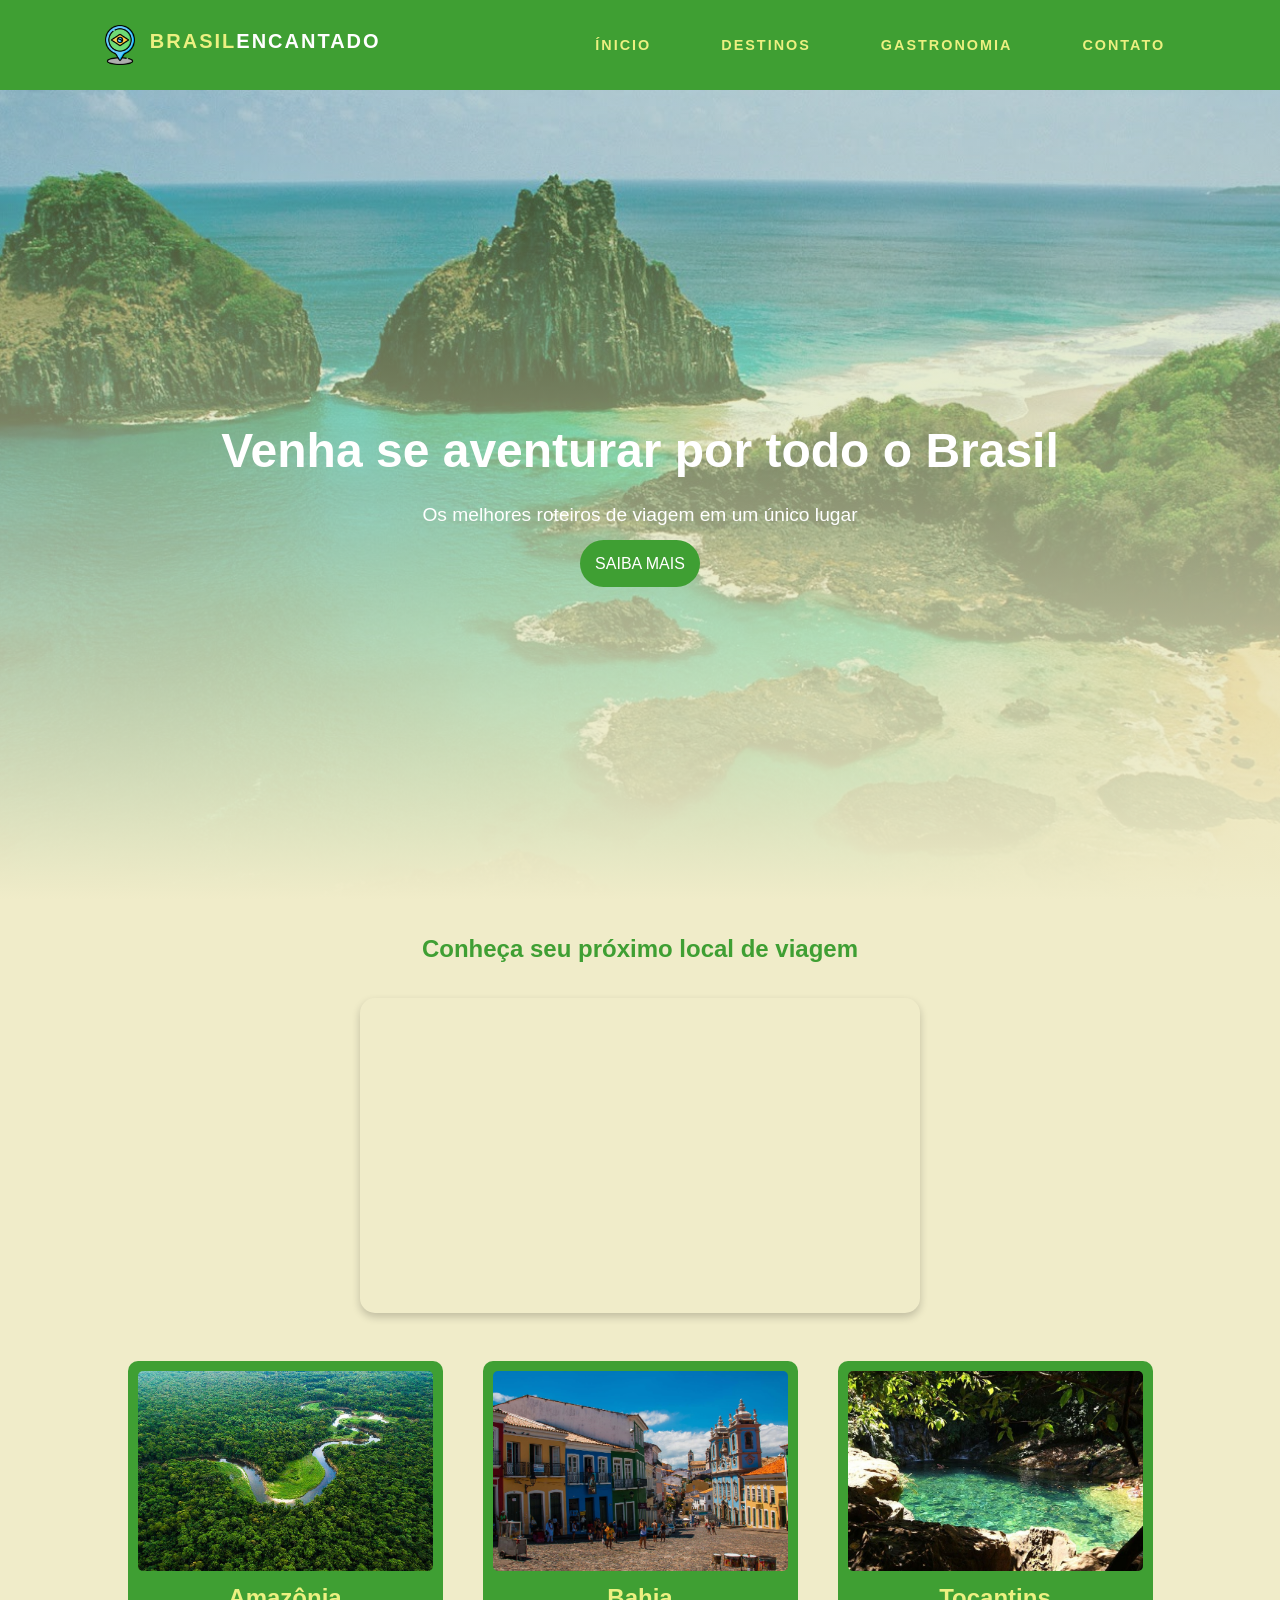
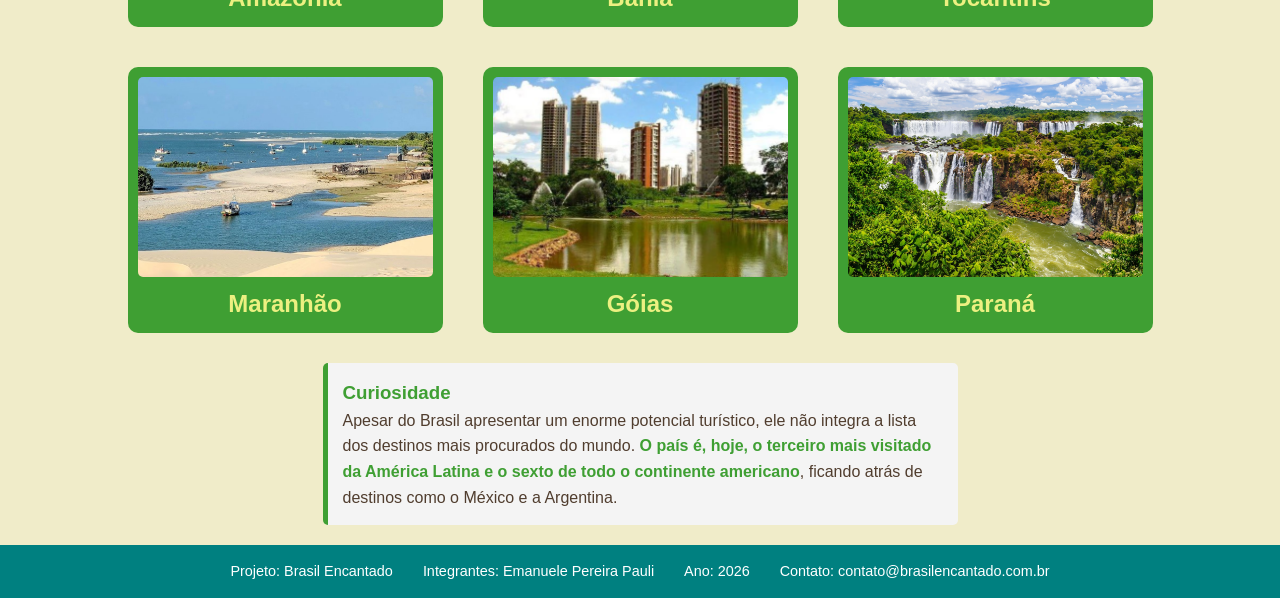
<file: index.html>
<!DOCTYPE html>
<html lang="pt-br">
<head>
    <!-- é o cabeçario do site. logo + nome -->
    <meta charset="UTF-8">
    <meta name="viewport" content="width=device-width, initial-scale=1.0">
    <link rel="shortcut icon" href="img/brasil.png" type="image/x-icon">
    <link rel="stylesheet" href="brasil.css">
    <title>Brasil Encantado</title>
</head>

<body>
    <!-- cabeçalho do meu site -->
    <header class="header">
        <div class="logo">
            <img src="img/brasil.png" alt="Logo Brasil Encantado" class="logo-img">
            <h4>BRASIL<span>ENCANTADO</span></h4>
        </div> 
        
        <!-- nome -->
        <nav>
            <ul class="nav">
                <li><a href="index.html">ÍNICIO</a></li>
                <li><a href="destinos.html">DESTINOS</a></li>
                <li><a href="gastronomia.html">GASTRONOMIA</a></li>
                <li><a href="contato.html">CONTATO</a></li>
            </ul>
        </nav>
    </header>


    <!-- frase de efeito sobre imagem -->
    <main>
        <section class="hero">
            <div class="hero-content">
            <h1>Venha se aventurar por todo o Brasil</h1>
            <p>Os melhores roteiros de viagem em um único lugar</p>
            <a href="#" class="info">SAIBA MAIS</a>
            </div>
        </section>

        <section class="video-destaque">
            <h1>Conheça seu próximo local de viagem</h1>
            <div class="video-container">
                <iframe width="560" height="315" src="https://www.youtube.com/embed/5X7r2cn2AII" title="Mtur | Imagens do Brasil" frameborder="0" allow="accelerometer; autoplay; clipboard-write; encrypted-media; gyroscope; picture-in-picture; web-share" referrerpolicy="strict-origin-when-cross-origin" allowfullscreen></iframe>
            </div>
        </section>

        <section>
            <div class="flex-grid">
                <div class="card">
                    <img src="img/amazonia.jpg" width="300" height="200">
                    <h2>Amazônia</h2>
                </div>

                <div class="card">
                    <img src="img/bahia.jpg" width="300" height="200">
                    <h2>Bahia</h2>
                </div>

                <div class="card">
                    <img src="img/tocantins.jpg" width="300" height="200">
                    <h2>Tocantins</h2>
                </div>

                <div class="card">
                    <img src="img/maranhao.jpg" width="300" height="200">
                    <h2>Maranhão</h2>
                </div>

                <div class="card">
                    <img src="img/goias.jpg" width="300" height="200">
                    <h2>Góias</h2>
                </div>

                <div class="card">
                    <img src="img/parana.jpg" width="300" height="200">
                    <h2>Paraná</h2>
                </div>
            </div>
        </section>

    </main>

    <aside>
        <h3>Curiosidade</h3>
        <p>Apesar do Brasil apresentar um enorme potencial turístico, ele não integra a lista dos destinos mais procurados do mundo. <span>O país é, hoje, o terceiro mais visitado da América Latina e o sexto de todo o continente americano</span>, ficando atrás de destinos como o México e a Argentina.</p>
    </aside>

    <footer>
        <p><span>Projeto:</span> Brasil Encantado</p>
        <p><span>Integrantes:</span> Emanuele Pereira Pauli</p>
        <p><span>Ano:</span> 2026</p>
        <p><span>Contato:</span> contato@brasilencantado.com.br</p>
    </footer>
</body>
</html>
</file>
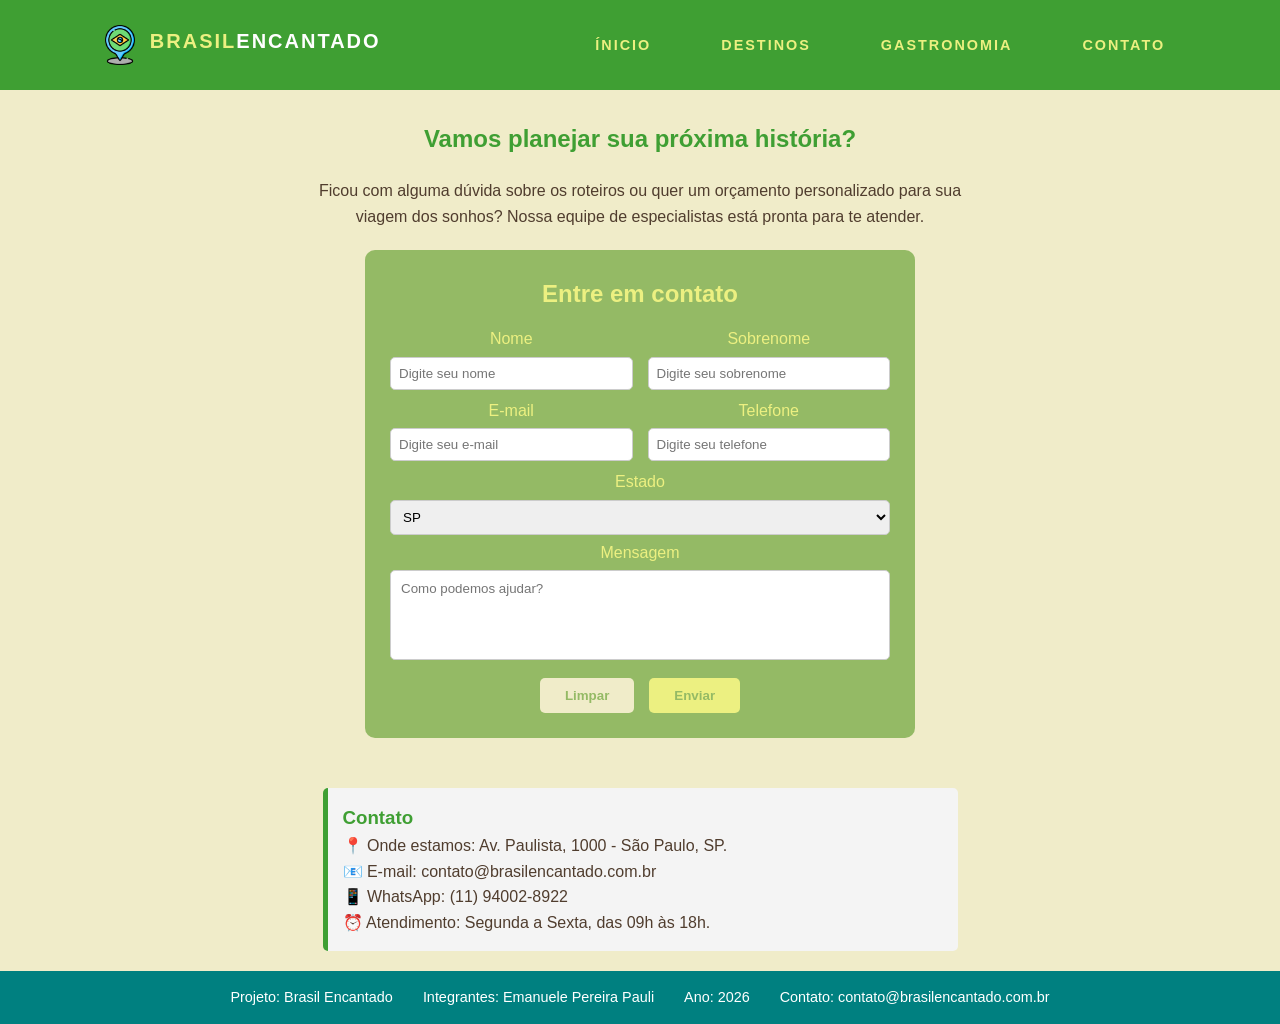
<file: contato.html>
<!DOCTYPE html>
<html lang="pt-br">
<head>
    <!-- é o cabeçario do site. logo + nome -->
    <meta charset="UTF-8">
    <meta name="viewport" content="width=device-width, initial-scale=1.0">
    <link rel="shortcut icon" href="img/brasil.png" type="image/x-icon">
    <link rel="stylesheet" href="brasil.css">
    <title>Contato | Brasil Encantado</title>
</head>

<body>
    <!-- cabeçalho do meu site -->
    <header class="header">
        <div class="logo">
            <img src="img/brasil.png" alt="Logo Brasil Encantado" class="logo-img">
            <h4>BRASIL<span>ENCANTADO</span></h4>
        </div> 
        
        <!-- nome -->
        <nav>
            <ul class="nav">
                <li><a href="index.html">ÍNICIO</a></li>
                <li><a href="destinos.html">DESTINOS</a></li>
                <li><a href="gastronomia.html">GASTRONOMIA</a></li>
                <li><a href="contato.html">CONTATO</a></li>
            </ul>
        </nav>
    </header>


<main>
    <section class="contato">
        <h2>Vamos planejar sua próxima história?</h2>
        <p>Ficou com alguma dúvida sobre os roteiros ou quer um orçamento personalizado para sua viagem dos sonhos? Nossa equipe de especialistas está pronta para te atender.</p>

        <div class="container">
            <form>
                <h2>Entre em contato</h2>
            
                <div class="row">  
                    <div class="field">
                        <label>Nome</label>
                        <input type="text" placeholder="Digite seu nome">
                    </div>
                    <div class="field">
                        <label>Sobrenome</label>
                        <input type="text" placeholder="Digite seu sobrenome">
                    </div>
                </div>

                <div class="row"> 
                    <div class="field">
                        <label>E-mail</label>
                        <input type="email" placeholder="Digite seu e-mail">
                    </div>
                    <div class="field">
                        <label>Telefone</label>
                        <input type="tel" placeholder="Digite seu telefone">
                    </div>
                </div>
                
                <div class="field">
                    <label>Estado</label>
                    <select>
                        <option>SP</option>
                        <option>MG</option>
                        <option>RJ</option>
                        <option>MA</option>
                        <option>RS</option>
                        <option>GO</option>
                    </select> 
                
                    <label>Mensagem</label>
                    <textarea rows="4" maxlength="500" placeholder="Como podemos ajudar?"></textarea>
                </div>

                <div class="actions">
                    <button type="reset" class="reset">Limpar</button>
                    <button type="submit" class="submit">Enviar</button>
                </div>
            </form>
        </div>
    </section>
</main>

   <aside>
        <h3>Contato</h3>
        <p>📍 Onde estamos: Av. Paulista, 1000 - São Paulo, SP.</p>
        <p>📧 E-mail: contato@brasilencantado.com.br</p>
        <p>📱 WhatsApp: (11) 94002-8922</p>
        <p>⏰ Atendimento: Segunda a Sexta, das 09h às 18h.</p>
    </aside>

    <footer>
        <p><span>Projeto:</span> Brasil Encantado</p>
        <p><span>Integrantes:</span> Emanuele Pereira Pauli</p>
        <p><span>Ano:</span> 2026</p>
        <p><span>Contato:</span> contato@brasilencantado.com.br</p>
    </footer>

</body>
</html>
</file>
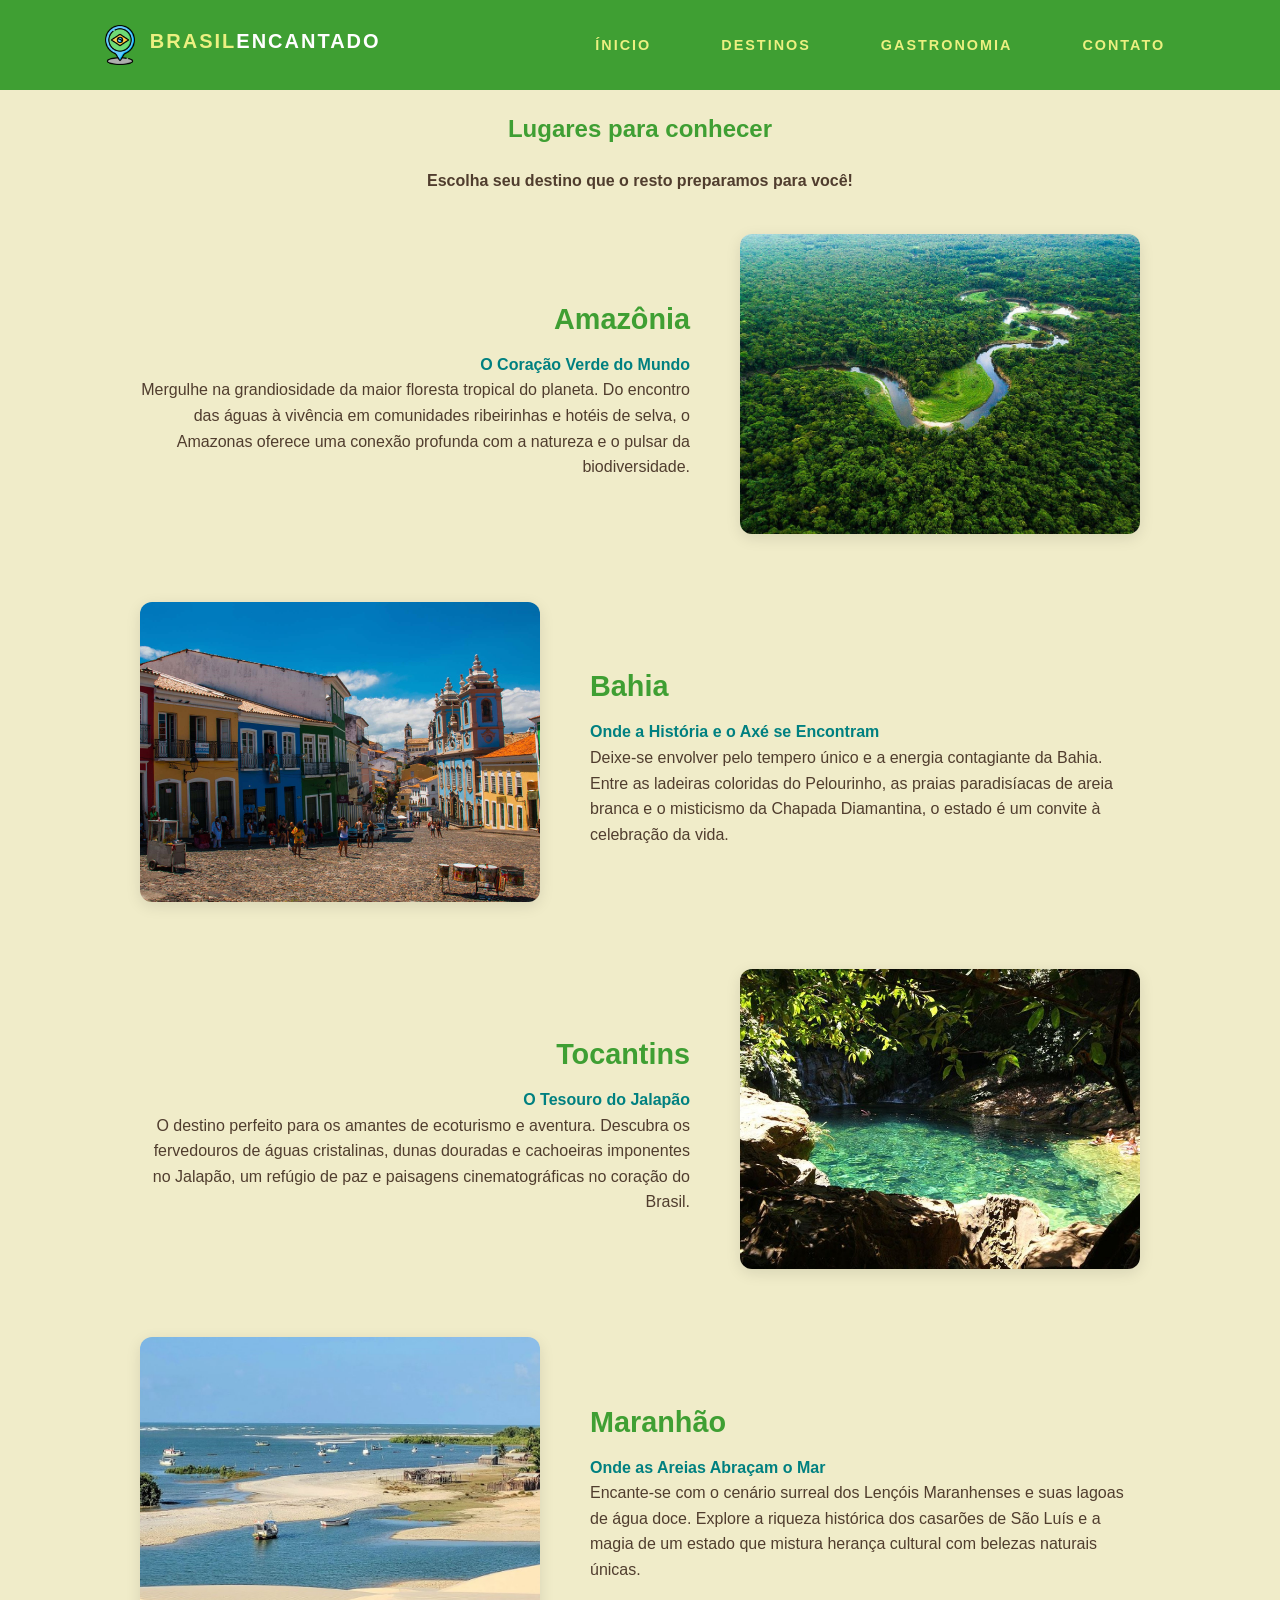
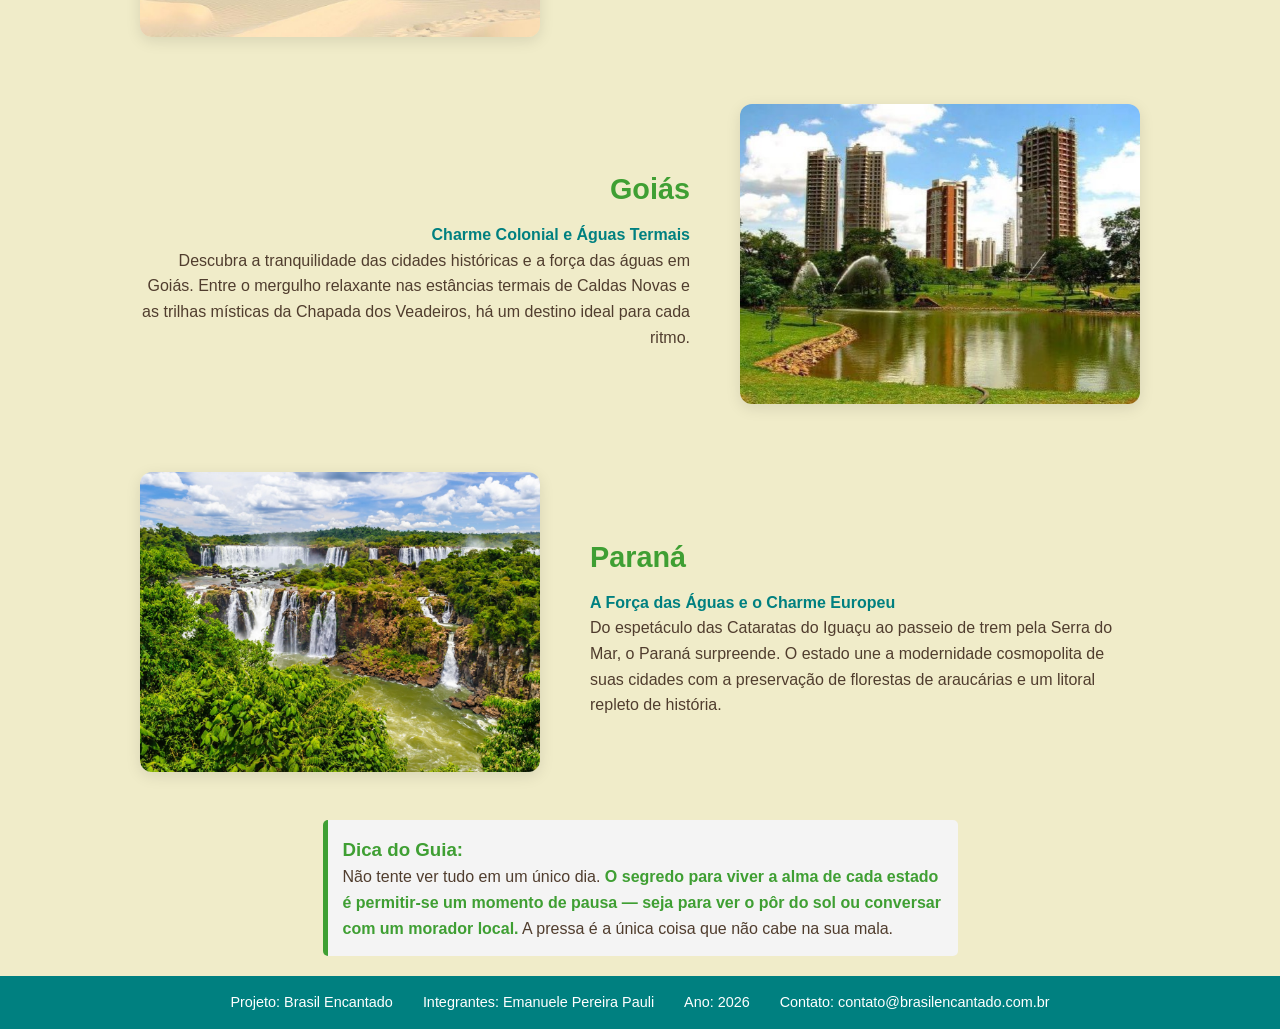
<file: destinos.html>
<!DOCTYPE html>
<html lang="pt-br">
<head>
    <!-- é o cabeçario do site. logo + nome -->
    <meta charset="UTF-8">
    <meta name="viewport" content="width=device-width, initial-scale=1.0">
    <link rel="shortcut icon" href="img/brasil.png" type="image/x-icon">
    <link rel="stylesheet" href="brasil.css">
    <title>Destinos | Brasil Encantado</title>
</head>

<body>
    <!-- cabeçalho do meu site -->
    <header class="header">
        <div class="logo">
            <img src="img/brasil.png" alt="Logo Brasil Encantado" class="logo-img">
            <h4>BRASIL<span>ENCANTADO</span></h4>
        </div> 
        
        <!-- nome -->
        <nav>
            <ul class="nav">
                <li><a href="index.html">ÍNICIO</a></li>
                <li><a href="destinos.html">DESTINOS</a></li>
                <li><a href="gastronomia.html">GASTRONOMIA</a></li>
                <li><a href="contato.html">CONTATO</a></li>
            </ul>
        </nav>
    </header>


     <main>
        <section class="destino-minimal">
            <div class="destino-content">
            <h2>Lugares para conhecer</h2>
            <h4>Escolha seu destino que o resto preparamos para você!</h4>
            </div>
        </section>

        <section class="flexbox">

            <div class="destino">
                <div class="text-block">
                    <h2>Amazônia</h2>
                        <p><span>O Coração Verde do Mundo</span></p>
                        <p>Mergulhe na grandiosidade da maior floresta tropical do planeta. Do encontro das águas à vivência em comunidades ribeirinhas e hotéis de selva, o Amazonas oferece uma conexão profunda com a natureza e o pulsar da biodiversidade.</p>
                </div>

                <div class="image-block">
                    <img src="img/amazonia.jpg" alt="Paisagem Amazônia"> 
                </div>

            </div>

            <div class="destino">
                <div class="text-block">
                    <h2>Bahia</h2>
                        <p><span>Onde a História e o Axé se Encontram</span></p>
                        <p>Deixe-se envolver pelo tempero único e a energia contagiante da Bahia. Entre as ladeiras coloridas do Pelourinho, as praias paradisíacas de areia branca e o misticismo da Chapada Diamantina, o estado é um convite à celebração da vida.</p>
                </div>

                <div class="image-block">
                    <img src="img/bahia.jpg" alt="Paisagem Bahia"> 
                </div>

            </div>


            <div class="destino">
                <div class="text-block">
                    <h2>Tocantins</h2>
                        <p><span>O Tesouro do Jalapão</span></p>
                        <p>O destino perfeito para os amantes de ecoturismo e aventura. Descubra os fervedouros de águas cristalinas, dunas douradas e cachoeiras imponentes no Jalapão, um refúgio de paz e paisagens cinematográficas no coração do Brasil.</p>
                </div>
                

                <div class="image-block">
                    <img src="img/tocantins.jpg"> 
                </div>

            </div>


            <div class="destino">
                <div class="text-block">
                    <h2>Maranhão</h2>
                        <p><span>Onde as Areias Abraçam o Mar</span></p>
                        <p>Encante-se com o cenário surreal dos Lençóis Maranhenses e suas lagoas de água doce. Explore a riqueza histórica dos casarões de São Luís e a magia de um estado que mistura herança cultural com belezas naturais únicas.</p>
                </div>
               

                <div class="image-block">
                    <img src="img/maranhao.jpg"> 
                </div>
            </div>    

            <div class="destino">
                <div class="text-block">
                    <h2>Goiás</h2>
                        <p><span>Charme Colonial e Águas Termais</span></p>
                        <p>Descubra a tranquilidade das cidades históricas e a força das águas em Goiás. Entre o mergulho relaxante nas estâncias termais de Caldas Novas e as trilhas místicas da Chapada dos Veadeiros, há um destino ideal para cada ritmo.</p>
                </div>

                <div class="image-block">
                    <img src="img/goias.jpg"> 
                </div>
        </div>


            <div class="destino">
                <div class="text-block">
                    <h2>Paraná</h2>
                        <p><span>A Força das Águas e o Charme Europeu</span></p>
                        <p>Do espetáculo das Cataratas do Iguaçu ao passeio de trem pela Serra do Mar, o Paraná surpreende. O estado une a modernidade cosmopolita de suas cidades com a preservação de florestas de araucárias e um litoral repleto de história.</p>
                </div>

                <div class="image-block">
                    <img src="img/parana.jpg"> 
                </div>
        </div>

             </div>
        </section>
    </main>   

    <aside>
        <h3>Dica do Guia:</h3>
        <p>Não tente ver tudo em um único dia.<span> O segredo para viver a alma de cada estado é permitir-se um momento de pausa — seja para ver o pôr do sol ou conversar com um morador local.</span> A pressa é a única coisa que não cabe na sua mala.</p>
    </aside>

    <footer>
        <p><span>Projeto:</span> Brasil Encantado</p>
        <p><span>Integrantes:</span> Emanuele Pereira Pauli</p>
        <p><span>Ano:</span> 2026</p>
        <p><span>Contato:</span> contato@brasilencantado.com.br</p>
    </footer>


</body>
</html
</file>
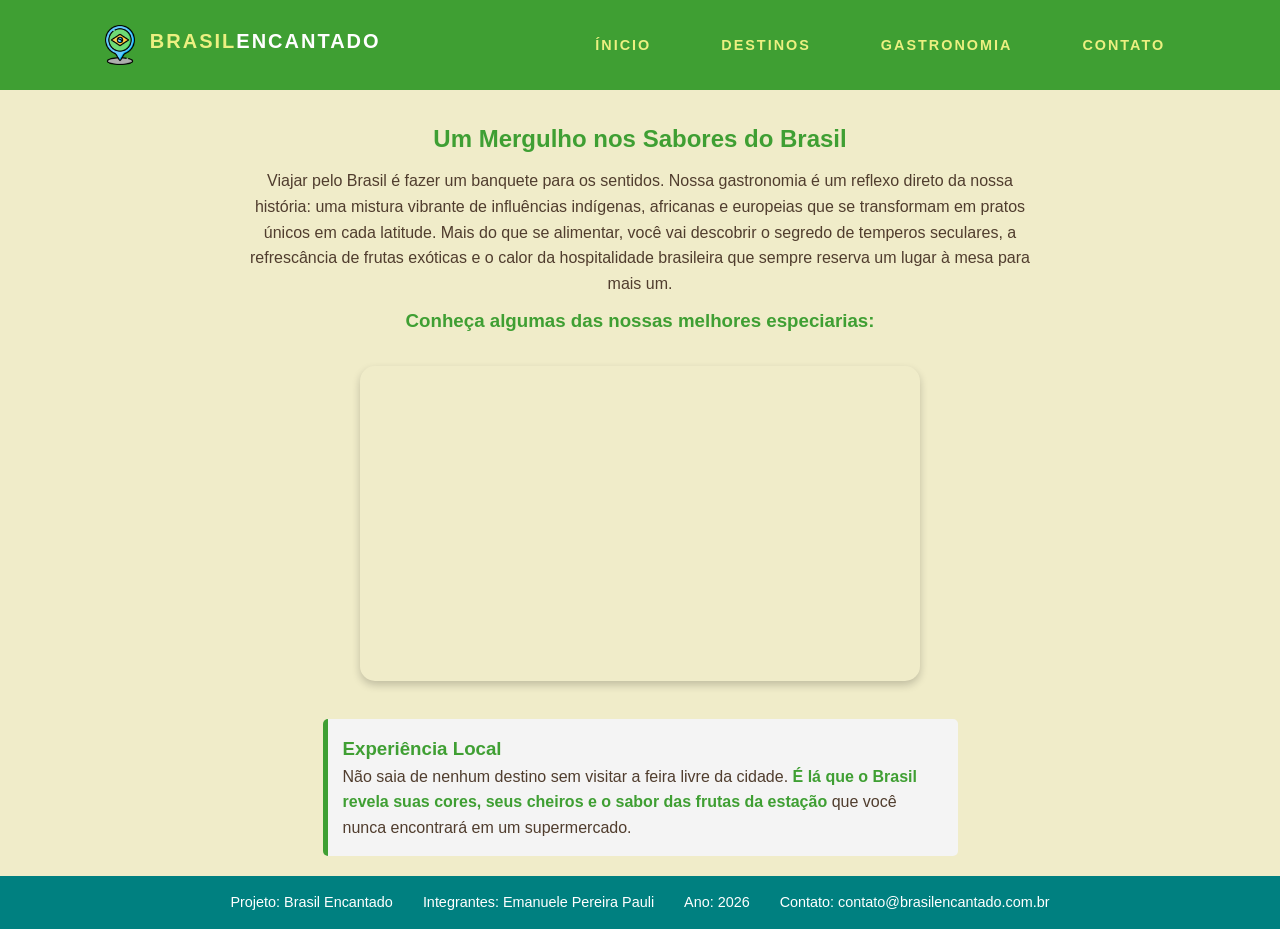
<file: gastronomia.html>
<!DOCTYPE html>
<html lang="pt-br">
<head>
    <!-- é o cabeçario do site. logo + nome -->
    <meta charset="UTF-8">
    <meta name="viewport" content="width=device-width, initial-scale=1.0">
    <link rel="shortcut icon" href="img/brasil.png" type="image/x-icon">
    <link rel="stylesheet" href="brasil.css">
    <title>Gastronomia | Brasil Encantado</title>
</head>

<body>
    <!-- cabeçalho do meu site -->
    <header class="header">
        <div class="logo">
            <img src="img/brasil.png" alt="Logo Brasil Encantado" class="logo-img">
            <h4>BRASIL<span>ENCANTADO</span></h4>
        </div> 
        
        <!-- nome -->
        <nav>
            <ul class="nav">
                <li><a href="index.html">ÍNICIO</a></li>
                <li><a href="destinos.html">DESTINOS</a></li>
                <li><a href="gastronomia.html">GASTRONOMIA</a></li>
                <li><a href="contato.html">CONTATO</a></li>
            </ul>
        </nav>
    </header>


    <main>
        <section class="video-destaque">
            <h1>Um Mergulho nos Sabores do Brasil</h1>
            <p>Viajar pelo Brasil é fazer um banquete para os sentidos. Nossa gastronomia é um reflexo direto da nossa história: uma mistura vibrante de influências indígenas, africanas e europeias que se transformam em pratos únicos em cada latitude. Mais do que se alimentar, você vai descobrir o segredo de temperos seculares, a refrescância de frutas exóticas e o calor da hospitalidade brasileira que sempre reserva um lugar à mesa para mais um.</p>

            <h3>Conheça algumas das nossas melhores especiarias:</h3>

            <div class="video-container">
                <iframe width="560" height="315" src="https://www.youtube.com/embed/sXBzOg856fQ" title="O prato típico de cada estado do Brasil | Descubra agora!  🍽🇧🇷" frameborder="0" allow="accelerometer; autoplay; clipboard-write; encrypted-media; gyroscope; picture-in-picture; web-share" referrerpolicy="strict-origin-when-cross-origin" allowfullscreen></iframe>
            </div>
        </section>
    </main>

    <aside>
        <h3>Experiência Local</h3>
        <p>Não saia de nenhum destino sem visitar a feira livre da cidade. <span>É lá que o Brasil revela suas cores, seus cheiros e o sabor das frutas da estação</span> que você nunca encontrará em um supermercado.</p>
    </aside>

    <footer>
        <p><span>Projeto:</span> Brasil Encantado</p>
        <p><span>Integrantes:</span> Emanuele Pereira Pauli</p>
        <p><span>Ano:</span> 2026</p>
        <p><span>Contato:</span> contato@brasilencantado.com.br</p>
    </footer>


</body>
</html
</file>
<file: brasil.css>
:root {
    --marrom: #503d2e;
    --amarelo: #e3a72f;
    --amarelo-ouro: #ffbe40 ;
    --areia: #f0ecc9;
    --verde-medio: #b3cc57;
    --verde-claro: #ecf081 ;
    --verde: #94ba65;
    --verde1: #3f9f33;
}

* {
    margin: 0;
    padding: 0;
}

body {
    font-family:'Trebuchet MS', 'Lucida Sans Unicode', 'Lucida Grande', 'Lucida Sans', Arial, sans-serif;
    background-color: var(--areia);
    color: var(--marrom);
    line-height: 1.6;
}

.header {
    display: flex;
    justify-content: space-around; 
    align-items: center;
    padding: 25px 0;
    background: var(--verde1);
}

.logo {
    display: flex;
    font-weight: 800;
    letter-spacing: 2px;
    font-size: 20px;
    color: var(--verde-claro);
    gap: 10px;
}

.logo img {
    height: 40px;
    width: auto;
}

/* diferença de cor */
.logo span { 
    color: #fff; 
}

/* edição do menu */
.nav {
    display: flex;
    gap: 40px;
    list-style: none;
    letter-spacing: 2px;

}

.nav a {
    text-decoration: none;
    padding: 15px;
    font-size: 0.9rem;
    font-weight: 600;
    justify-content: space-between;
    align-items: center;
    color: var(--verde-claro);
}

.nav a:hover {
    color: #eec925;
}

.hero {
    height: 90vh;
    background-image: linear-gradient(#94ba6546, #f0ecc9), url('img/Brazil.jpg');
    background-size: cover;
    background-position: center;
    display: flex;
    justify-content: center;
    align-items: center;     
    text-align: center;
    color: white;
}

.hero h1 { 
    font-size: 3rem; 
    margin-bottom: 10px; 
}

.hero p {
    font-size: 1.2rem;
    margin-bottom: 20px;
}

.destino-content h2 {
    color: var(--verde1);
    margin: 20px 0;
    text-align: center;
}


.destino-content h4 {
    margin: 20px 0;
    text-align: center;
}

/* centraliza todo o conteúdo na página */
.flexbox {
    display: flex;
    flex-direction: column;
    gap: 60px;
    max-width: 1000px;
    margin: 40px auto;
    padding: 0 20px;
}

.destino {
    display: flex;
    align-items: center;
    justify-content: center;
    gap: 50px;
}

/* EFEITO ZIGUEZAGUE:*/

.destino:nth-child(even) {
    flex-direction: row-reverse;
    text-align: left;
}

.destino:nth-child(odd) {
    text-align: right;
}

.text-block {
    flex: 1;
}

.text-block span {
    color: #008080;
    font-weight: bold;
}

.text-block h2 {
    color: var(--verde1);
    font-size: 1.8rem;
    margin-bottom: 10px;
}

.image-block {
    flex: 1;
    max-width: 400px;
}

.image-block img {
    width: 100%;
    aspect-ratio: 4 / 3;
    object-fit: cover;
    border-radius: 12px;
    box-shadow: 0 4px 15px rgba(0,0,0,0.1);
}

.info {
    padding: 15px;
    background: var(--verde1);
    color: white;
    text-decoration: none;
    border-radius: 30px;
}

.info:hover {
    background-color: #eec925;
}

.flex-grid {
    display: flex;
    flex-wrap: wrap;
    gap: 40px;
    margin-top: 10px;
    padding: 10px;
    justify-content: center;
}

.video-destaque {
    text-align: center;
    padding: 10px;
    margin: 20px 0;
}

.video-destaque h1 {
    color: var(--verde1);
}

.video-destaque p {
    text-align: center;
    max-width: 800px;
    margin: 10px auto;
    line-height: 1.6;
}

.video-destaque iframe {
    margin-top: 30px;
    max-width: 100%;
    border-radius: 15px; 
    box-shadow: 0 4px 8px rgba(0,0,0,0.2);
}


.card {
    background: var(--soft-white);
    padding: 10px;
    border-radius: 10px;
    flex: 1 1 calc(25% - 20px); 
    max-width: calc(25% - 20px);
    transition: 0.3s;
    background-color: var(--verde1);
    text-align: center;
    color: var(--verde-claro);
}

.card img {
    width: 100%;
    height: 200px;
    object-fit: cover;
    border-radius: 5px;
}  

.card:hover { 
    transform: scale(1.05); 
}

.contato {
    text-align: center;
    padding: 10px;
    margin: 20px 0;
}

.contato p {
    text-align: center;
    max-width: 650px;
    margin: 20px auto;
    line-height: 1.6;
}

form {
    display: flex;
    flex-direction: column;
    gap: 8px;
    background: var(--verde);
    width: 90%;
    max-width: 500px;
    padding: 25px;
    border-radius: 10px;
    margin: 20px auto;
}

.contato h2 {
    text-align: center;
    color: var(--verde1);
    margin-bottom: 5px;
}

.container {
    color: var(--verde-claro);
}

.container h2{
    color: var(--verde-claro);
}

.row {
    gap: 15px;
    display: flex;
    flex-wrap: wrap;
    width: 100%;
}

.field {
    display: flex;
    flex-direction: column;
    flex: 1 1 180px;
    gap: 5px;
}

input, select, textarea {
    padding: 8px;
    border-radius: 5px;
    border: 1px solid #ccc;
    font-family: inherit;
}

textarea {
    resize: none;
    height: 90px;
    padding: 10px;
    box-sizing: border-box;
    border: 1px solid #ccc;
}

.actions {
    display: flex;
    justify-content: center;
    gap: 15px;
    width: 100%;
    margin-top: 10px;
}

.actions button {
    padding: 10px 25px;
    border: none;
    border-radius: 5px;
    cursor: pointer;
    font-weight: bold;
    transition: 0.3s;
}

.reset {
    background-color: var(--areia);
    color: var(--verde);
}

.reset:hover {
    background-color: var(--marrom);
    transform: scale(1.05);
}

.submit {
    background-color: var(--verde-claro);
    color: var(--verde);
}

.submit:hover {
    background-color: var(--verde1);
    transform: scale(1.05);
}

aside {
    background-color: #f4f4f4;
    padding: 15px;
    border-left: 5px solid var(--verde1);
    max-width: 600px; 
    margin: 20px auto; 
    border-radius: 5px; 
    line-height: 1.6;
}

aside span {
    color: var(--verde1);
    font-weight: bold;
}

h3 {
    color: var(--verde1);
}

footer {
    background-color: #008080; /* Sua cor atual */
    color: white;
    padding: 15px 0;
    display: flex;
    justify-content: center;
    align-items: center;
    gap: 30px;
    flex-wrap: wrap;
    font-size: 0.9rem;
}
</file>
